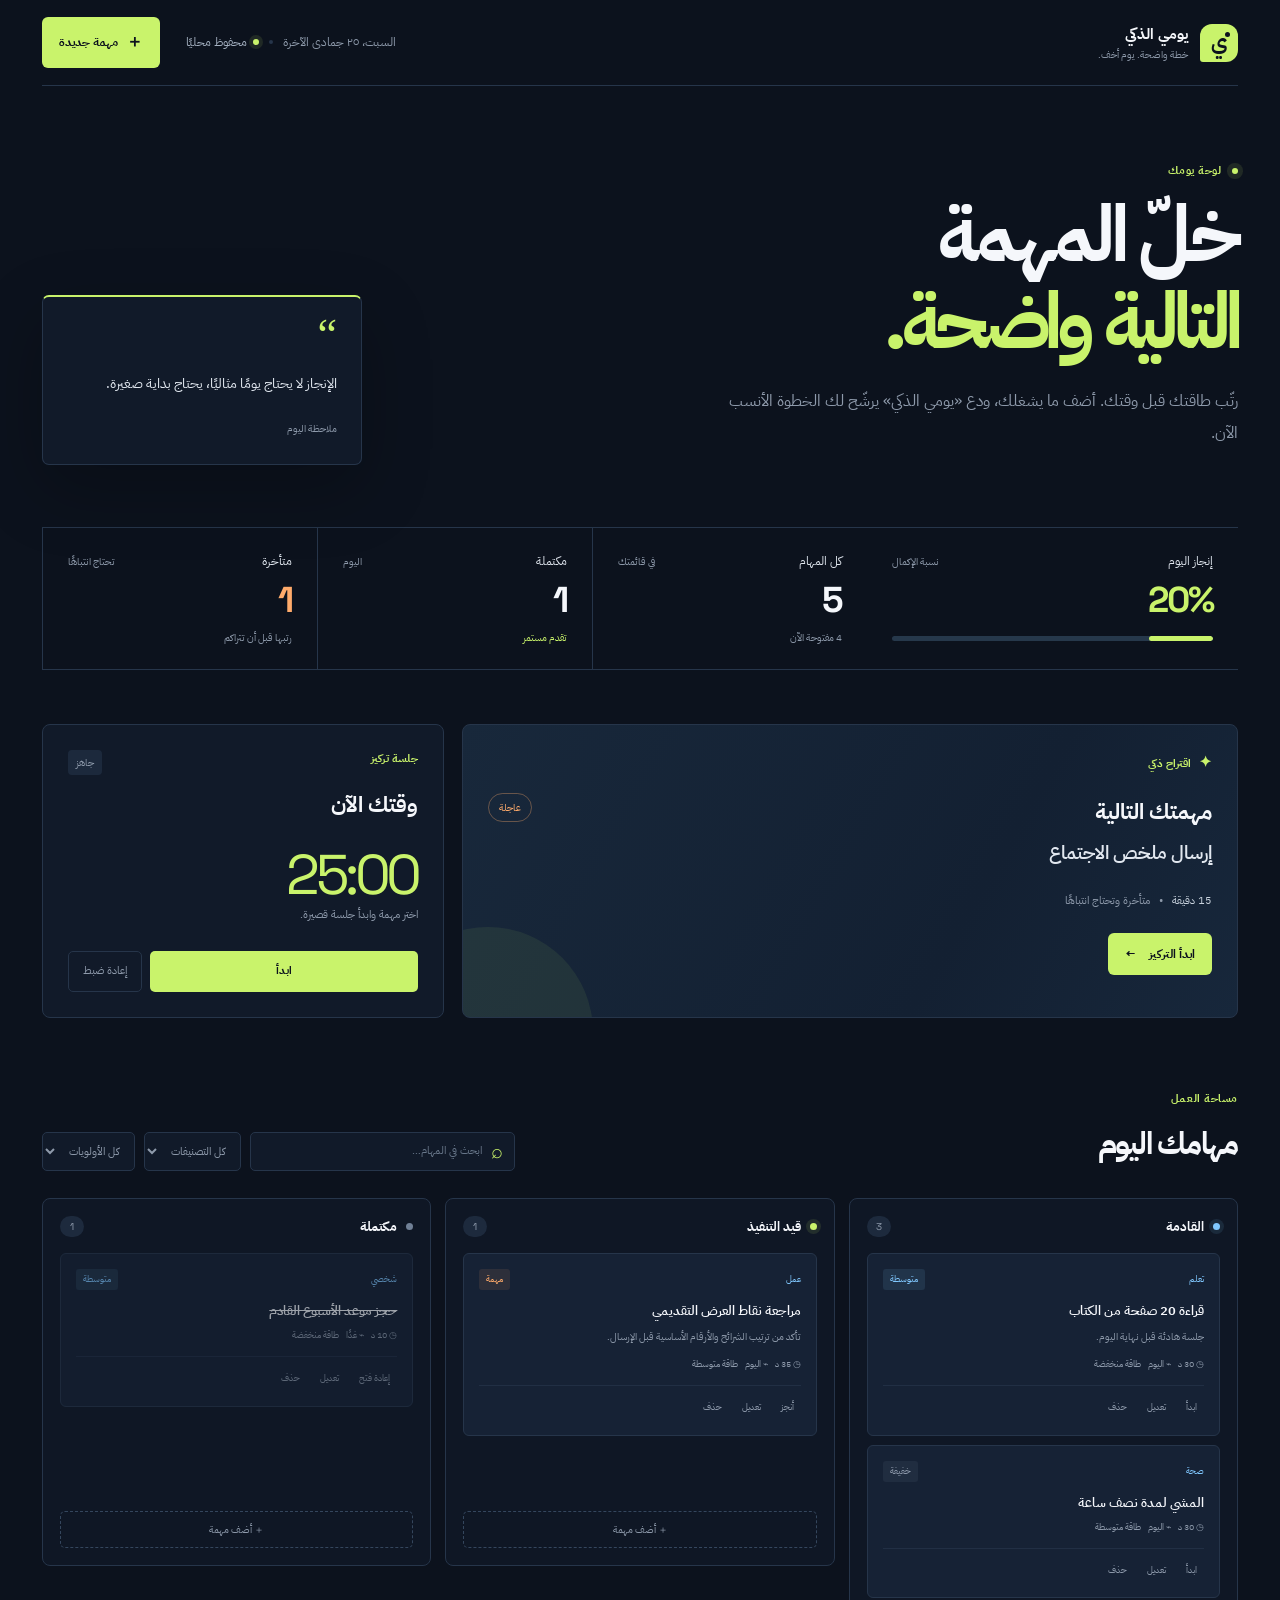
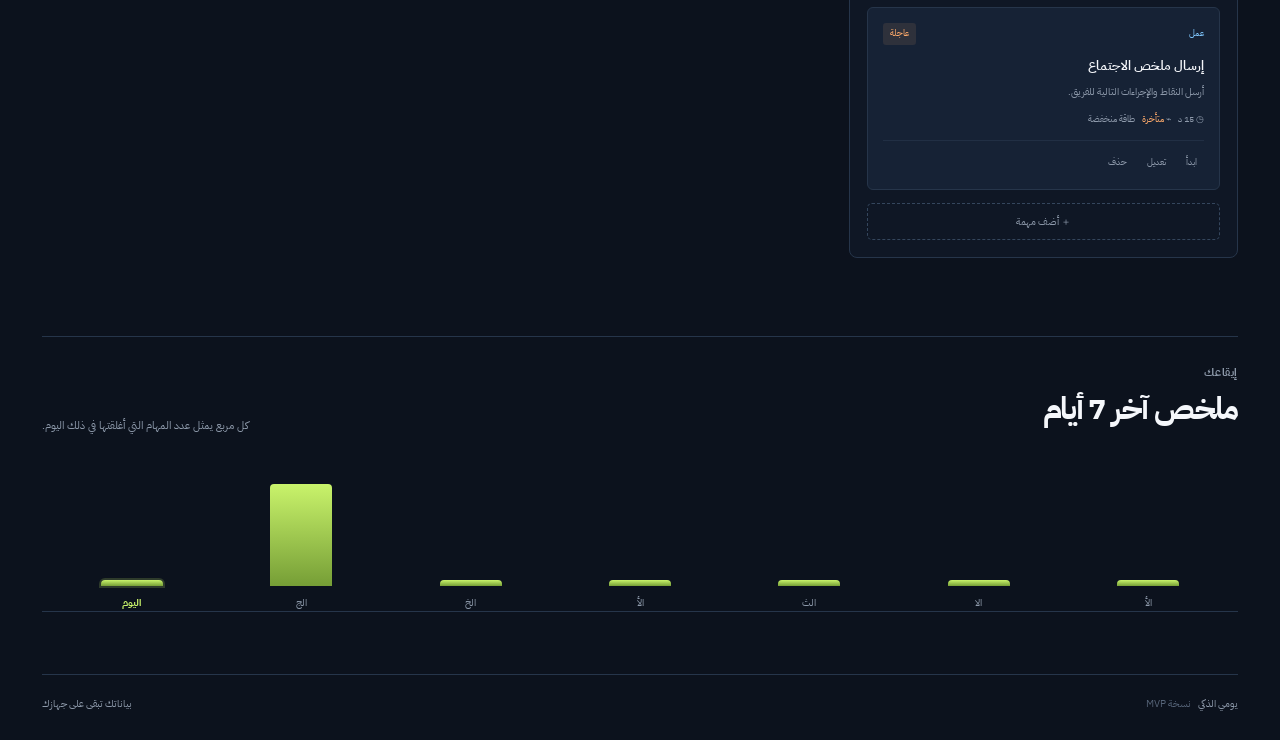
<file: index.html>
<!doctype html>
<html lang="ar" dir="rtl">
  <head>
    <meta charset="UTF-8" />
    <meta name="viewport" content="width=device-width, initial-scale=1.0" />
    <meta name="description" content="يومي الذكي: لوحة تحكم عربية لإدارة المهام اليومية والتركيز على الخطوة التالية." />
    <meta name="theme-color" content="#101827" />
    <title>يومي الذكي | لوحة المهام اليومية</title>
    <link rel="preconnect" href="https://fonts.googleapis.com" />
    <link rel="preconnect" href="https://fonts.gstatic.com" crossorigin />
    <link href="https://fonts.googleapis.com/css2?family=IBM+Plex+Sans+Arabic:wght@400;500;600;700&family=Space+Grotesk:wght@500;600;700&display=swap" rel="stylesheet" />
    <link rel="stylesheet" href="styles.css" />
  </head>
  <body>
    <div class="app-shell">
      <header class="topbar">
        <a class="brand" href="./" aria-label="يومي الذكي">
          <span class="brand-mark">ي<span></span></span>
          <span><strong>يومي الذكي</strong><small>خطة واضحة. يوم أخف.</small></span>
        </a>
        <div class="topbar-meta">
          <span id="today-label">اليوم</span>
          <span class="topbar-dot"></span>
          <span class="save-state"><i></i> محفوظ محليًا</span>
        </div>
        <button id="add-task-top" class="primary-button" type="button"><span>＋</span> مهمة جديدة</button>
      </header>

      <main>
        <section class="hero-grid">
          <div class="hero-copy">
            <p class="eyebrow"><span class="pulse-dot"></span> لوحة يومك</p>
            <h1>خلّ المهمة<br /><em>التالية واضحة.</em></h1>
            <p class="hero-text">رتّب طاقتك قبل وقتك. أضف ما يشغلك، ودع «يومي الذكي» يرشّح لك الخطوة الأنسب الآن.</p>
          </div>
          <div class="hero-quote">
            <span class="quote-mark">“</span>
            <p id="daily-nudge">الإنجاز لا يحتاج يومًا مثاليًا، يحتاج بداية صغيرة.</p>
            <small>ملاحظة اليوم</small>
          </div>
        </section>

        <section class="stats-grid" aria-label="ملخص اليوم">
          <article class="stat-card stat-progress"><div class="stat-label">إنجاز اليوم <span>نسبة الإكمال</span></div><strong id="progress-value">0%</strong><div class="progress-track"><span id="progress-bar"></span></div></article>
          <article class="stat-card"><div class="stat-label">كل المهام <span>في قائمتك</span></div><strong id="total-count">0</strong><small class="stat-foot" id="active-count">0 مفتوحة الآن</small></article>
          <article class="stat-card"><div class="stat-label">مكتملة <span>اليوم</span></div><strong id="completed-count">0</strong><small class="stat-foot positive" id="completed-note">بداية جيدة</small></article>
          <article class="stat-card stat-alert"><div class="stat-label">متأخرة <span>تحتاج انتباهًا</span></div><strong id="overdue-count">0</strong><small class="stat-foot" id="overdue-note">كل شيء تحت السيطرة</small></article>
        </section>

        <section class="focus-grid">
          <article class="suggestion-card" aria-labelledby="suggestion-title">
            <div class="card-kicker"><span class="spark">✦</span> اقتراح ذكي</div>
            <div class="suggestion-body"><div><h2 id="suggestion-title">مهمتك التالية</h2><p id="suggestion-text">أضف مهمة لنقترح لك من أين تبدأ.</p></div><span id="suggestion-priority" class="priority-pill">—</span></div>
            <div class="suggestion-meta"><span id="suggestion-time">—</span><span>•</span><span id="suggestion-reason">تظهر هنا الأولوية</span></div>
            <button id="start-suggestion" class="lime-button" type="button" disabled>ابدأ التركيز <span>←</span></button>
          </article>
          <article class="timer-card" aria-labelledby="timer-title">
            <div class="timer-head"><div><p class="card-kicker">جلسة تركيز</p><h2 id="timer-title">وقتك الآن</h2></div><span class="timer-status" id="timer-status">جاهز</span></div>
            <div class="timer-display" id="timer-display">25:00</div>
            <div class="timer-task" id="timer-task">اختر مهمة وابدأ جلسة قصيرة.</div>
            <div class="timer-actions"><button id="timer-toggle" class="timer-main" type="button">ابدأ</button><button id="timer-reset" class="timer-reset" type="button">إعادة ضبط</button></div>
          </article>
        </section>

        <section class="workspace" aria-labelledby="tasks-title">
          <div class="workspace-head">
            <div><p class="eyebrow">مساحة العمل</p><h2 id="tasks-title">مهامك اليوم</h2></div>
            <div class="workspace-controls"><label class="search-field"><span>⌕</span><input id="task-search" type="search" placeholder="ابحث في المهام…" autocomplete="off" /></label><select id="category-filter" aria-label="تصفية حسب التصنيف"><option value="all">كل التصنيفات</option></select><select id="priority-filter" aria-label="تصفية حسب الأولوية"><option value="all">كل الأولويات</option><option value="urgent">عاجلة</option><option value="high">مهمة</option><option value="medium">متوسطة</option><option value="low">خفيفة</option></select></div>
          </div>
          <div class="board" id="task-board">
            <section class="lane" data-status="todo"><div class="lane-head"><div><span class="lane-marker marker-blue"></span><h3>القادمة</h3></div><span class="lane-count" id="todo-count">0</span></div><div class="lane-list" id="todo-list"></div><button class="lane-add" data-add-status="todo" type="button">＋ أضف مهمة</button></section>
            <section class="lane" data-status="doing"><div class="lane-head"><div><span class="lane-marker marker-lime"></span><h3>قيد التنفيذ</h3></div><span class="lane-count" id="doing-count">0</span></div><div class="lane-list" id="doing-list"></div><button class="lane-add" data-add-status="doing" type="button">＋ أضف مهمة</button></section>
            <section class="lane" data-status="done"><div class="lane-head"><div><span class="lane-marker marker-gray"></span><h3>مكتملة</h3></div><span class="lane-count" id="done-count">0</span></div><div class="lane-list" id="done-list"></div><button class="lane-add" data-add-status="done" type="button">＋ أضف مهمة</button></section>
          </div>
        </section>

        <section class="week-section" aria-labelledby="week-title"><div class="week-head"><div><p class="eyebrow">إيقاعك</p><h2 id="week-title">ملخص آخر 7 أيام</h2></div><p>كل مربع يمثل عدد المهام التي أغلقتها في ذلك اليوم.</p></div><div class="week-chart" id="week-chart"></div></section>
      </main>
      <footer class="footer"><span>يومي الذكي <span class="footer-muted">نسخة MVP</span></span><span>بياناتك تبقى على جهازك</span></footer>
    </div>

    <div class="modal-backdrop" id="task-modal" hidden><section class="task-modal" role="dialog" aria-modal="true" aria-labelledby="modal-title"><div class="modal-head"><div><p class="eyebrow">تفاصيل المهمة</p><h2 id="modal-title">مهمة جديدة</h2></div><button class="icon-button" id="modal-close" type="button" aria-label="إغلاق">×</button></div><form id="task-form"><label class="field full"><span>ما الذي تريد إنجازه؟</span><input id="task-title" name="title" required maxlength="90" placeholder="مثال: مراجعة العرض التقديمي" /></label><label class="field full"><span>ملاحظة قصيرة <em>اختياري</em></span><textarea id="task-description" name="description" rows="3" maxlength="220" placeholder="أضف سياقًا يساعدك عند العودة للمهمة"></textarea></label><div class="form-grid"><label class="field"><span>التصنيف</span><select id="task-category" name="category"><option>عمل</option><option>دراسة</option><option>شخصي</option><option>صحة</option><option>تعلم</option></select></label><label class="field"><span>الأولوية</span><select id="task-priority" name="priority"><option value="urgent">عاجلة</option><option value="high" selected>مهمة</option><option value="medium">متوسطة</option><option value="low">خفيفة</option></select></label><label class="field"><span>الموعد</span><input id="task-due" name="due" type="date" /></label><label class="field"><span>المدة بالدقائق</span><input id="task-duration" name="duration" type="number" min="5" max="480" step="5" value="30" /></label><label class="field"><span>الطاقة المطلوبة</span><select id="task-energy" name="energy"><option value="low">منخفضة</option><option value="medium" selected>متوسطة</option><option value="high">عالية</option></select></label><label class="field"><span>الحالة</span><select id="task-status" name="status"><option value="todo">قادمة</option><option value="doing">قيد التنفيذ</option><option value="done">مكتملة</option></select></label></div><div class="modal-actions"><button class="secondary-button" id="modal-cancel" type="button">إلغاء</button><button class="primary-button" type="submit">حفظ المهمة</button></div></form></section></div>
    <div id="toast" class="toast" role="status" aria-live="polite"></div>
    <script src="app.js" defer></script>
  </body>
</html>
</file>
<file: styles.css>
@import url('https://fonts.googleapis.com/css2?family=IBM+Plex+Sans+Arabic:wght@400;500;600;700&family=Space+Grotesk:wght@500;600;700&display=swap');
:root { --bg:#0c121d; --panel:#111a29; --panel-2:#162235; --panel-3:#1b2a40; --text:#f5f7fb; --muted:#8e9aab; --line:#26354a; --lime:#c9f36b; --lime-dim:#89ad43; --blue:#80c8ff; --orange:#ffab6b; --gray:#708096; --shadow:0 24px 70px rgba(0,0,0,.24); }
* { box-sizing:border-box; }
html { scroll-behavior:smooth; }
body { margin:0; color:var(--text); background:var(--bg); font-family:'IBM Plex Sans Arabic',Tahoma,sans-serif; line-height:1.7; }
button,input,select,textarea { font:inherit; }
button { cursor:pointer; }
a { color:inherit; }
.app-shell { width:min(1440px,100%); margin:auto; padding:0 42px; }
.topbar { min-height:86px; display:flex; align-items:center; justify-content:space-between; gap:26px; border-bottom:1px solid var(--line); }
.brand { display:inline-flex; align-items:center; gap:12px; text-decoration:none; }
.brand-mark { position:relative; width:38px; height:38px; display:grid; place-items:center; color:var(--bg); background:var(--lime); border-radius:12px 12px 12px 3px; font-weight:700; font-size:21px; }
.brand-mark span { position:absolute; width:5px; height:5px; right:8px; top:8px; border-radius:50%; background:var(--bg); }
.brand strong,.brand small { display:block; line-height:1.35; }
.brand strong { font-size:15px; }
.brand small { color:var(--muted); font-size:10px; margin-top:4px; }
.topbar-meta { display:flex; align-items:center; gap:10px; color:var(--muted); font-size:12px; margin-right:auto; }
.topbar-dot { width:4px; height:4px; border-radius:50%; background:var(--line); }
.save-state { display:inline-flex; align-items:center; gap:6px; color:#a4b0c0; }
.save-state i { width:6px; height:6px; border-radius:50%; background:var(--lime); box-shadow:0 0 0 4px rgba(201,243,107,.1); }
.primary-button,.lime-button { border:0; color:var(--bg); background:var(--lime); border-radius:6px; padding:11px 17px; font-weight:700; font-size:12px; transition:transform .18s,background .18s,box-shadow .18s; }
.primary-button:hover,.lime-button:hover { background:#ddff8e; transform:translateY(-2px); box-shadow:0 8px 24px rgba(201,243,107,.16); }
.primary-button span { font-size:17px; vertical-align:-1px; margin-left:5px; }
.hero-grid { display:grid; grid-template-columns:minmax(0,1fr) 320px; gap:80px; padding:76px 0 62px; align-items:end; }
.eyebrow { margin:0 0 10px; color:var(--lime); font-size:11px; font-weight:700; letter-spacing:.05em; }
.pulse-dot { display:inline-block; width:6px; height:6px; margin-left:7px; border-radius:50%; background:var(--lime); box-shadow:0 0 0 5px rgba(201,243,107,.1); }
h1,h2,h3,p { margin-top:0; }
h1 { margin-bottom:20px; font-size:clamp(44px,6.3vw,78px); line-height:1.12; letter-spacing:-.06em; }
h1 em { color:var(--lime); font-style:normal; font-family:'Space Grotesk','IBM Plex Sans Arabic',sans-serif; letter-spacing:-.08em; }
.hero-text { max-width:535px; color:var(--muted); font-size:16px; line-height:2; }
.hero-quote { align-self:end; padding:25px 24px 23px; background:var(--panel); border:1px solid var(--line); border-top:2px solid var(--lime); border-radius:7px; box-shadow:var(--shadow); }
.quote-mark { display:block; color:var(--lime); font-family:Georgia,serif; font-size:44px; line-height:.6; }
.hero-quote p { margin:22px 0 17px; color:#e1e7ef; font-size:14px; line-height:1.9; }
.hero-quote small { color:var(--muted); font-size:10px; }
.stats-grid { display:grid; grid-template-columns:1.35fr repeat(3,1fr); border-block:1px solid var(--line); }
.stat-card { min-height:120px; padding:23px 25px; border-left:1px solid var(--line); }
.stat-card:first-child { border-left:0; }
.stat-label { display:flex; justify-content:space-between; align-items:center; color:#e1e7ef; font-size:12px; }
.stat-label span { color:var(--muted); font-size:10px; }
.stat-card strong { display:block; margin-top:10px; font-family:'Space Grotesk',sans-serif; font-size:36px; line-height:1; letter-spacing:-.06em; }
.stat-progress strong { color:var(--lime); }
.progress-track { height:5px; margin-top:18px; overflow:hidden; background:#26384b; border-radius:10px; }
.progress-track span { display:block; width:0; height:100%; background:var(--lime); border-radius:10px; transition:width .35s; }
.stat-foot { display:block; margin-top:11px; color:var(--muted); font-size:10px; }
.stat-foot.positive { color:var(--lime); }.stat-alert strong { color:var(--orange); }
.focus-grid { display:grid; grid-template-columns:minmax(0,1.45fr) minmax(280px,.75fr); gap:18px; padding:54px 0 72px; }
.suggestion-card,.timer-card { position:relative; overflow:hidden; padding:25px; border:1px solid var(--line); border-radius:8px; background:var(--panel); }
.suggestion-card { background:linear-gradient(120deg,#18283b 0%,#132032 65%,#17273b 100%); }
.suggestion-card:after { content:''; position:absolute; width:210px; height:210px; left:-80px; bottom:-120px; border-radius:50%; background:rgba(201,243,107,.07); }
.card-kicker { color:var(--lime); font-size:11px; font-weight:700; margin-bottom:18px; }.spark { margin-left:5px; font-size:15px; }
.suggestion-body { display:flex; justify-content:space-between; align-items:start; gap:18px; }.suggestion-body h2,.timer-card h2 { margin-bottom:6px; font-size:22px; }.suggestion-body p { max-width:560px; margin:0; color:#e1e7ef; font-size:19px; font-weight:600; }
.priority-pill { padding:5px 10px; color:var(--orange); border:1px solid rgba(255,171,107,.35); border-radius:20px; font-size:10px; white-space:nowrap; }
.suggestion-meta { display:flex; gap:9px; margin:23px 0 22px; color:var(--muted); font-size:11px; }.suggestion-meta span:first-child { color:#c9d3de; }.lime-button:disabled { opacity:.4; cursor:not-allowed; transform:none; box-shadow:none; }.lime-button span { margin-right:10px; }
.timer-card { display:flex; flex-direction:column; justify-content:space-between; }.timer-head { display:flex; justify-content:space-between; gap:10px; }.timer-status { height:max-content; padding:4px 8px; color:var(--muted); background:#1c293c; border-radius:4px; font-size:10px; }.timer-status.running { color:var(--lime); background:rgba(201,243,107,.1); }.timer-display { margin:17px 0 3px; color:var(--lime); font-family:'Space Grotesk',sans-serif; font-size:56px; line-height:1; letter-spacing:-.08em; }.timer-task { min-height:25px; overflow:hidden; color:var(--muted); font-size:11px; text-overflow:ellipsis; white-space:nowrap; }.timer-actions { display:flex; gap:8px; margin-top:20px; }.timer-main { flex:1; border:0; padding:10px; color:var(--bg); background:var(--lime); border-radius:5px; font-weight:700; font-size:11px; }.timer-reset { border:1px solid var(--line); padding:10px 14px; color:var(--muted); background:transparent; border-radius:5px; font-size:11px; }.timer-reset:hover { color:var(--text); border-color:#536278; }
.workspace { padding-bottom:78px; }.workspace-head,.week-head { display:flex; align-items:end; justify-content:space-between; gap:30px; margin-bottom:27px; }.workspace-head h2,.week-head h2 { margin:0; font-size:31px; letter-spacing:-.04em; }.workspace-controls { display:flex; align-items:center; gap:9px; }.search-field { display:flex; align-items:center; min-width:210px; height:39px; padding:0 11px; gap:7px; background:var(--panel); border:1px solid var(--line); border-radius:5px; }.search-field span { color:var(--lime); font-size:20px; }.search-field input { width:100%; border:0; outline:0; color:var(--text); background:transparent; font-size:11px; }.search-field input::placeholder { color:#68778a; }.workspace-controls select { height:39px; border:1px solid var(--line); padding:0 10px; color:var(--muted); background:var(--panel); border-radius:5px; outline:0; font-size:11px; }
.board { display:grid; grid-template-columns:repeat(3,minmax(0,1fr)); gap:14px; align-items:start; }.lane { min-height:335px; padding:17px; background:rgba(17,26,41,.72); border:1px solid var(--line); border-radius:8px; }.lane-head { display:flex; justify-content:space-between; align-items:center; margin-bottom:15px; }.lane-head > div { display:flex; align-items:center; gap:9px; }.lane-head h3 { margin:0; font-size:13px; }.lane-count { min-width:24px; padding:2px 7px; color:var(--muted); background:#1d2a3d; border-radius:20px; text-align:center; font-family:'Space Grotesk',sans-serif; font-size:10px; }.lane-marker { width:7px; height:7px; border-radius:50%; }.marker-blue { background:var(--blue); box-shadow:0 0 0 4px rgba(128,200,255,.1); }.marker-lime { background:var(--lime); box-shadow:0 0 0 4px rgba(201,243,107,.1); }.marker-gray { background:var(--gray); }.lane-list { display:flex; flex-direction:column; gap:9px; min-height:245px; }.task-card { position:relative; padding:15px; background:var(--panel-2); border:1px solid var(--line); border-radius:6px; transition:transform .18s,border-color .18s; }.task-card:hover { border-color:#456078; transform:translateY(-2px); }.task-card.done { opacity:.62; }.task-card.done .task-title { text-decoration:line-through; }.task-card-top { display:flex; justify-content:space-between; align-items:center; gap:8px; }.task-category { color:var(--blue); font-size:9px; }.task-priority { padding:3px 7px; border-radius:3px; font-size:9px; }.task-priority.urgent,.task-priority.high { color:var(--orange); background:rgba(255,171,107,.1); }.task-priority.medium { color:var(--blue); background:rgba(128,200,255,.1); }.task-priority.low { color:var(--muted); background:#202d40; }.task-title { margin:11px 0 6px; font-size:13px; font-weight:600; line-height:1.6; }.task-description { display:-webkit-box; line-clamp:2; -webkit-line-clamp:2; -webkit-box-orient:vertical; overflow:hidden; min-height:0; margin:0 0 12px; color:var(--muted); font-size:10px; line-height:1.7; }.task-meta { display:flex; flex-wrap:wrap; gap:7px; color:var(--muted); font-size:9px; }.task-meta .late { color:var(--orange); }.task-actions { display:flex; gap:6px; margin-top:13px; padding-top:10px; border-top:1px solid rgba(38,53,74,.7); }.task-action { border:0; padding:4px 7px; color:var(--muted); background:transparent; font-size:9px; }.task-action:hover { color:var(--lime); }.task-action.delete:hover { color:var(--orange); }.lane-add { width:100%; margin-top:13px; border:1px dashed #34465d; padding:9px; color:var(--muted); background:transparent; border-radius:5px; font-size:10px; }.lane-add:hover { color:var(--lime); border-color:var(--lime-dim); }
.week-section { padding:27px 0 62px; border-top:1px solid var(--line); }.week-head p { max-width:260px; margin:0; color:var(--muted); font-size:11px; }.week-chart { display:grid; grid-template-columns:repeat(7,1fr); gap:10px; align-items:end; height:150px; padding:22px 10px 0; border-bottom:1px solid var(--line); }.day-bar { display:flex; flex-direction:column; align-items:center; justify-content:end; height:100%; gap:8px; }.day-bar-value { width:100%; max-width:62px; min-height:5px; height:var(--bar-height); background:linear-gradient(180deg,var(--lime),#769e36); border-radius:4px 4px 0 0; }.day-bar.today .day-bar-value { box-shadow:0 0 0 2px rgba(201,243,107,.18); }.day-bar-label { color:var(--muted); font-size:10px; }.day-bar.today .day-bar-label { color:var(--lime); font-weight:700; }
.footer { display:flex; justify-content:space-between; padding:20px 0 28px; border-top:1px solid var(--line); color:var(--muted); font-size:10px; }.footer-muted { color:#566478; margin-right:5px; }
.modal-backdrop { position:fixed; inset:0; z-index:20; display:grid; place-items:center; padding:18px; background:rgba(3,7,13,.75); backdrop-filter:blur(8px); }.modal-backdrop[hidden] { display:none; }.task-modal { width:min(620px,100%); max-height:calc(100vh - 36px); overflow:auto; padding:26px; background:var(--panel); border:1px solid #34485f; border-radius:9px; box-shadow:var(--shadow); }.modal-head { display:flex; justify-content:space-between; align-items:start; margin-bottom:22px; }.modal-head h2 { margin:0; font-size:25px; }.icon-button { border:0; color:var(--muted); background:transparent; font-size:27px; line-height:1; }.icon-button:hover { color:var(--text); }.form-grid { display:grid; grid-template-columns:repeat(2,1fr); gap:14px; }.field { display:flex; flex-direction:column; gap:6px; }.field.full { margin-bottom:14px; }.field span { color:#c7d1dc; font-size:11px; }.field em { color:var(--muted); font-style:normal; font-size:9px; }.field input,.field select,.field textarea { width:100%; border:1px solid var(--line); outline:0; padding:10px 11px; color:var(--text); background:#0d1624; border-radius:5px; font-size:12px; }.field textarea { resize:vertical; }.field input:focus,.field select:focus,.field textarea:focus { border-color:var(--lime-dim); box-shadow:0 0 0 3px rgba(201,243,107,.07); }.modal-actions { display:flex; justify-content:flex-end; gap:9px; margin-top:24px; }.secondary-button { border:1px solid var(--line); padding:10px 17px; color:var(--muted); background:transparent; border-radius:5px; font-size:12px; }.secondary-button:hover { color:var(--text); border-color:#536278; }.toast { position:fixed; left:50%; bottom:25px; z-index:30; opacity:0; transform:translate(-50%,15px); padding:10px 15px; color:var(--bg); background:var(--lime); border-radius:5px; font-size:11px; pointer-events:none; transition:opacity .2s,transform .2s; }.toast.show { opacity:1; transform:translate(-50%,0); }
@media (max-width:1000px) { .app-shell { padding:0 25px; }.hero-grid { gap:40px; }.stats-grid { grid-template-columns:repeat(2,1fr); }.stat-card:nth-child(3) { border-left:0; border-top:1px solid var(--line); }.stat-card:nth-child(4) { border-top:1px solid var(--line); }.focus-grid { grid-template-columns:1fr; }.board { grid-template-columns:1fr; }.lane { min-height:0; }.lane-list { min-height:80px; } }
@media (max-width:680px) { .app-shell { padding:0 16px; }.topbar { min-height:72px; }.topbar-meta { display:none; }.primary-button { padding:9px 11px; }.brand strong { font-size:13px; }.hero-grid { grid-template-columns:1fr; gap:30px; padding:54px 0 44px; }.hero-quote { max-width:none; }.stats-grid { grid-template-columns:1fr 1fr; }.stat-card { min-height:105px; padding:18px 15px; }.stat-card:nth-child(2) { border-left:0; }.stat-card:nth-child(3) { border-left:1px solid var(--line); }.stat-card:nth-child(4) { border-left:0; }.workspace-head,.week-head { display:block; }.workspace-controls { margin-top:18px; align-items:stretch; flex-wrap:wrap; }.search-field { flex:1 1 100%; }.workspace-controls select { flex:1; }.suggestion-body p { font-size:16px; }.timer-display { font-size:48px; }.week-chart { gap:5px; }.footer { flex-direction:column; gap:4px; }.form-grid { grid-template-columns:1fr; }.modal-actions .primary-button,.modal-actions .secondary-button { flex:1; } }
</file>
